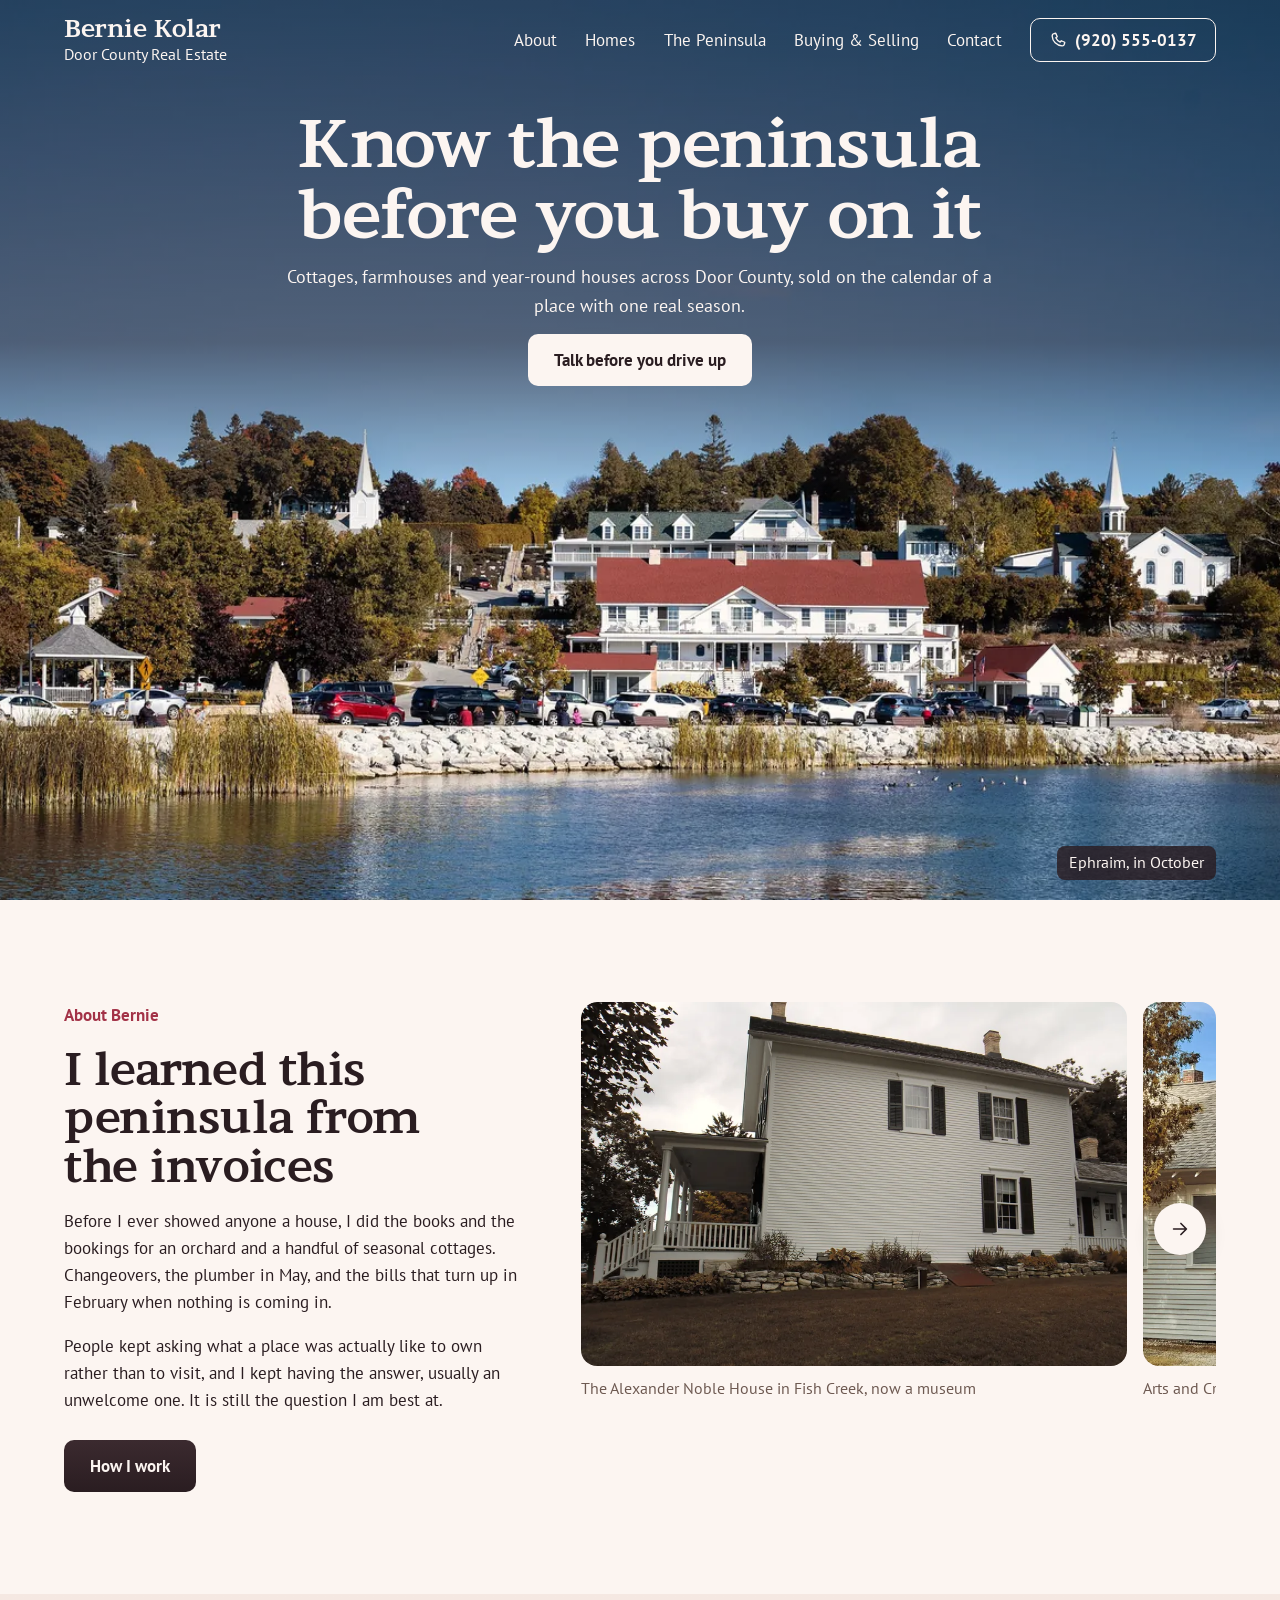
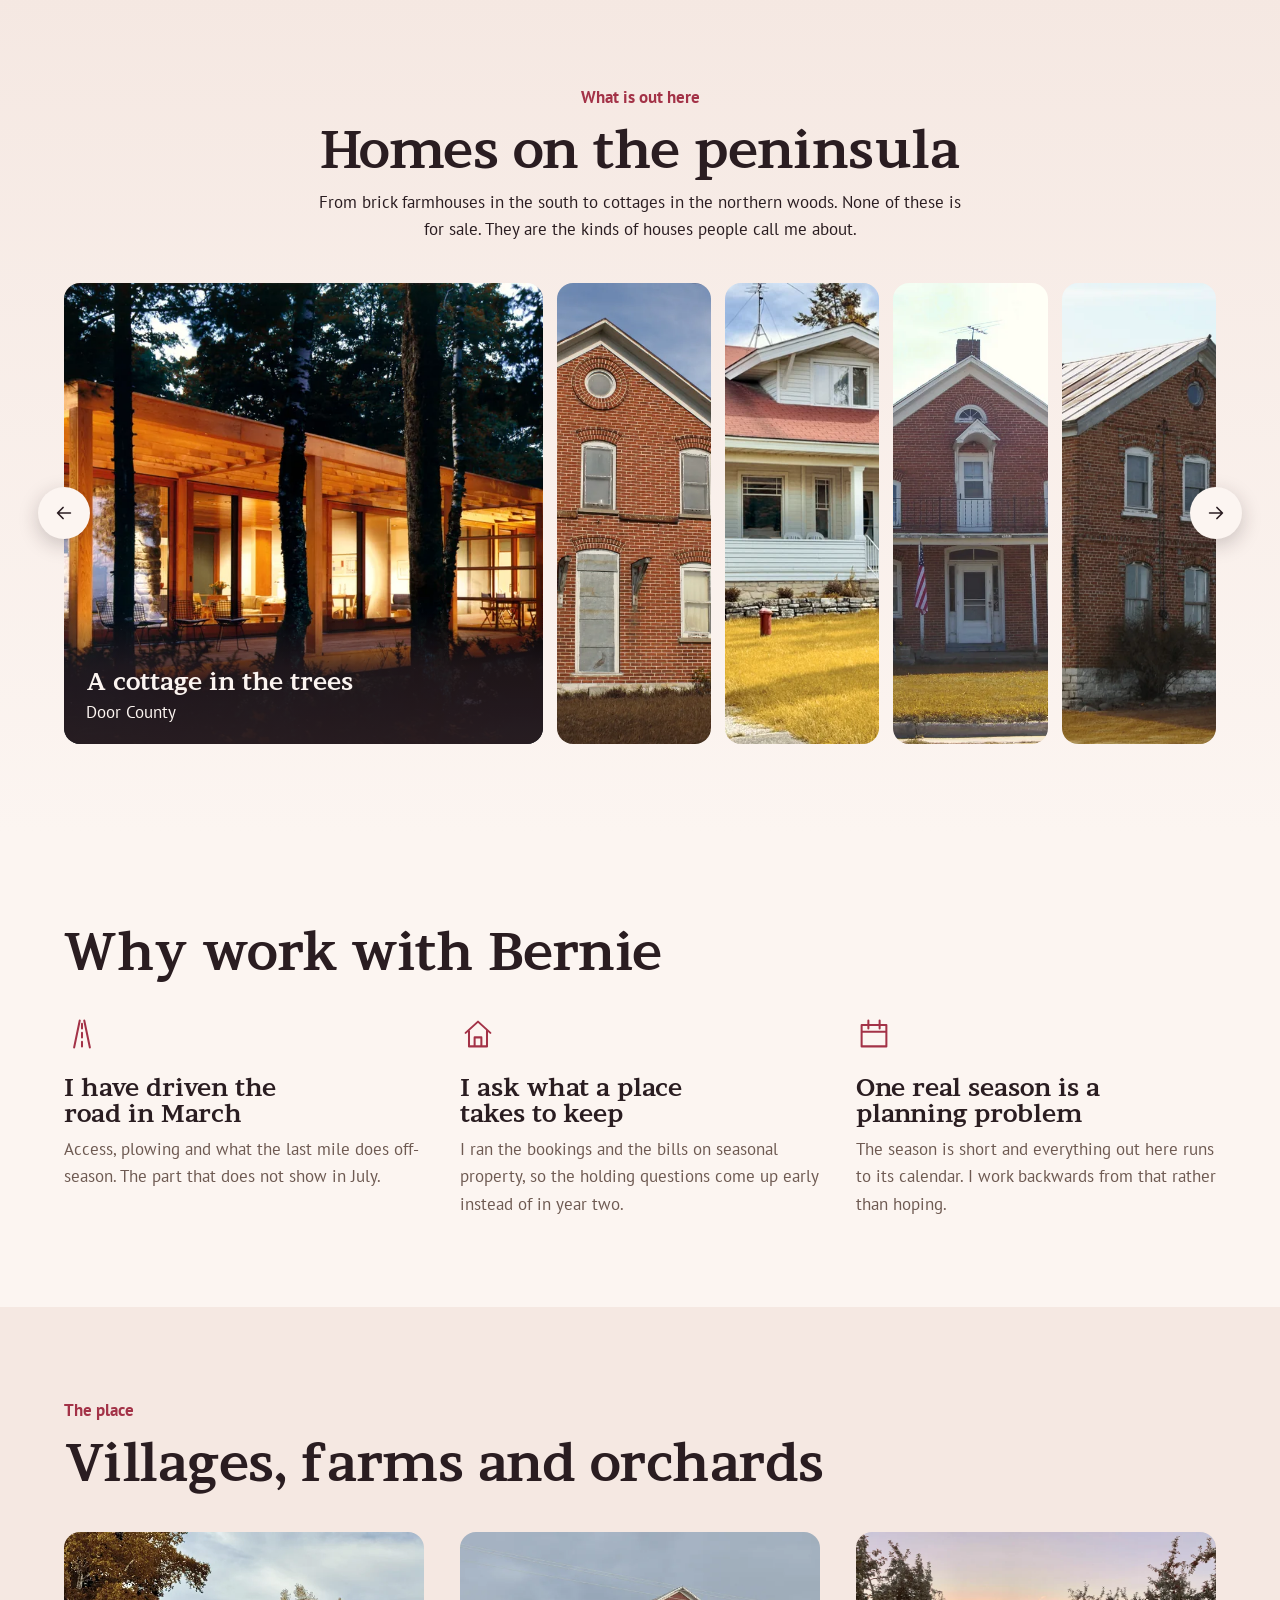
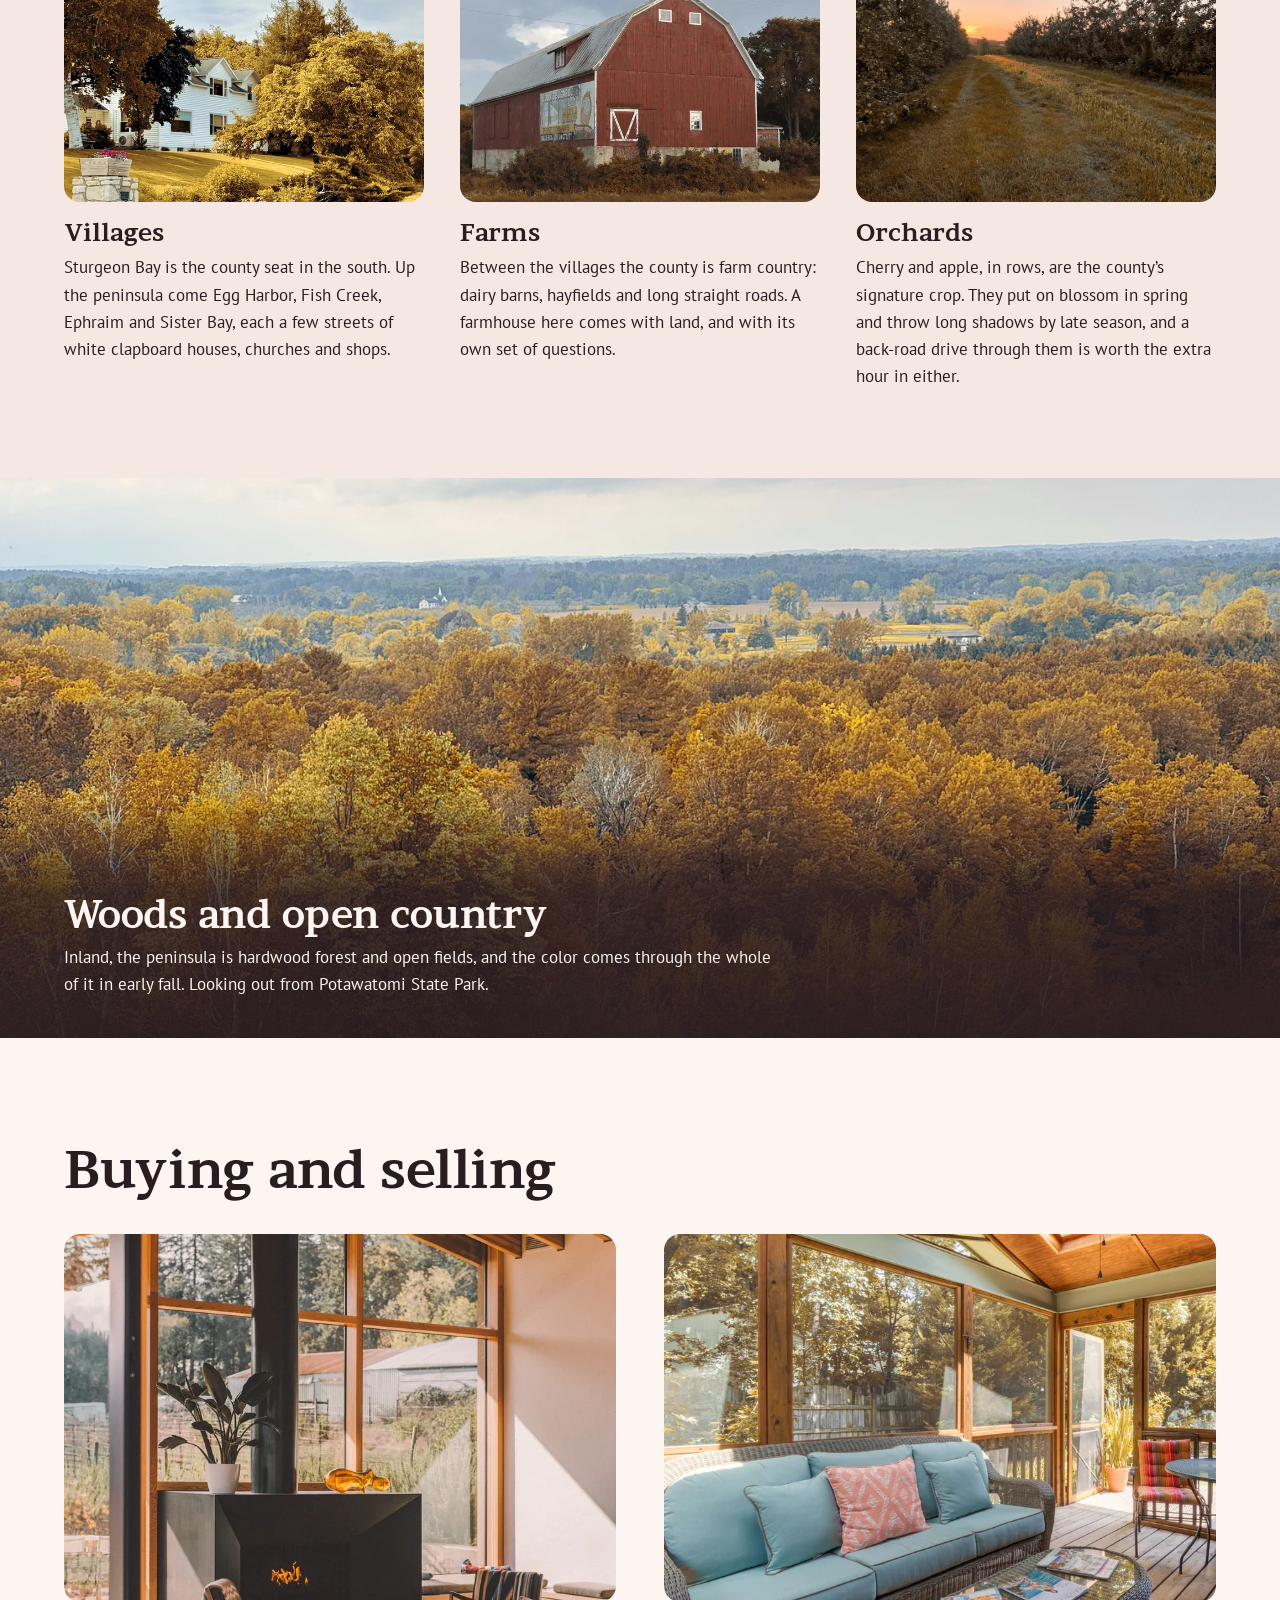
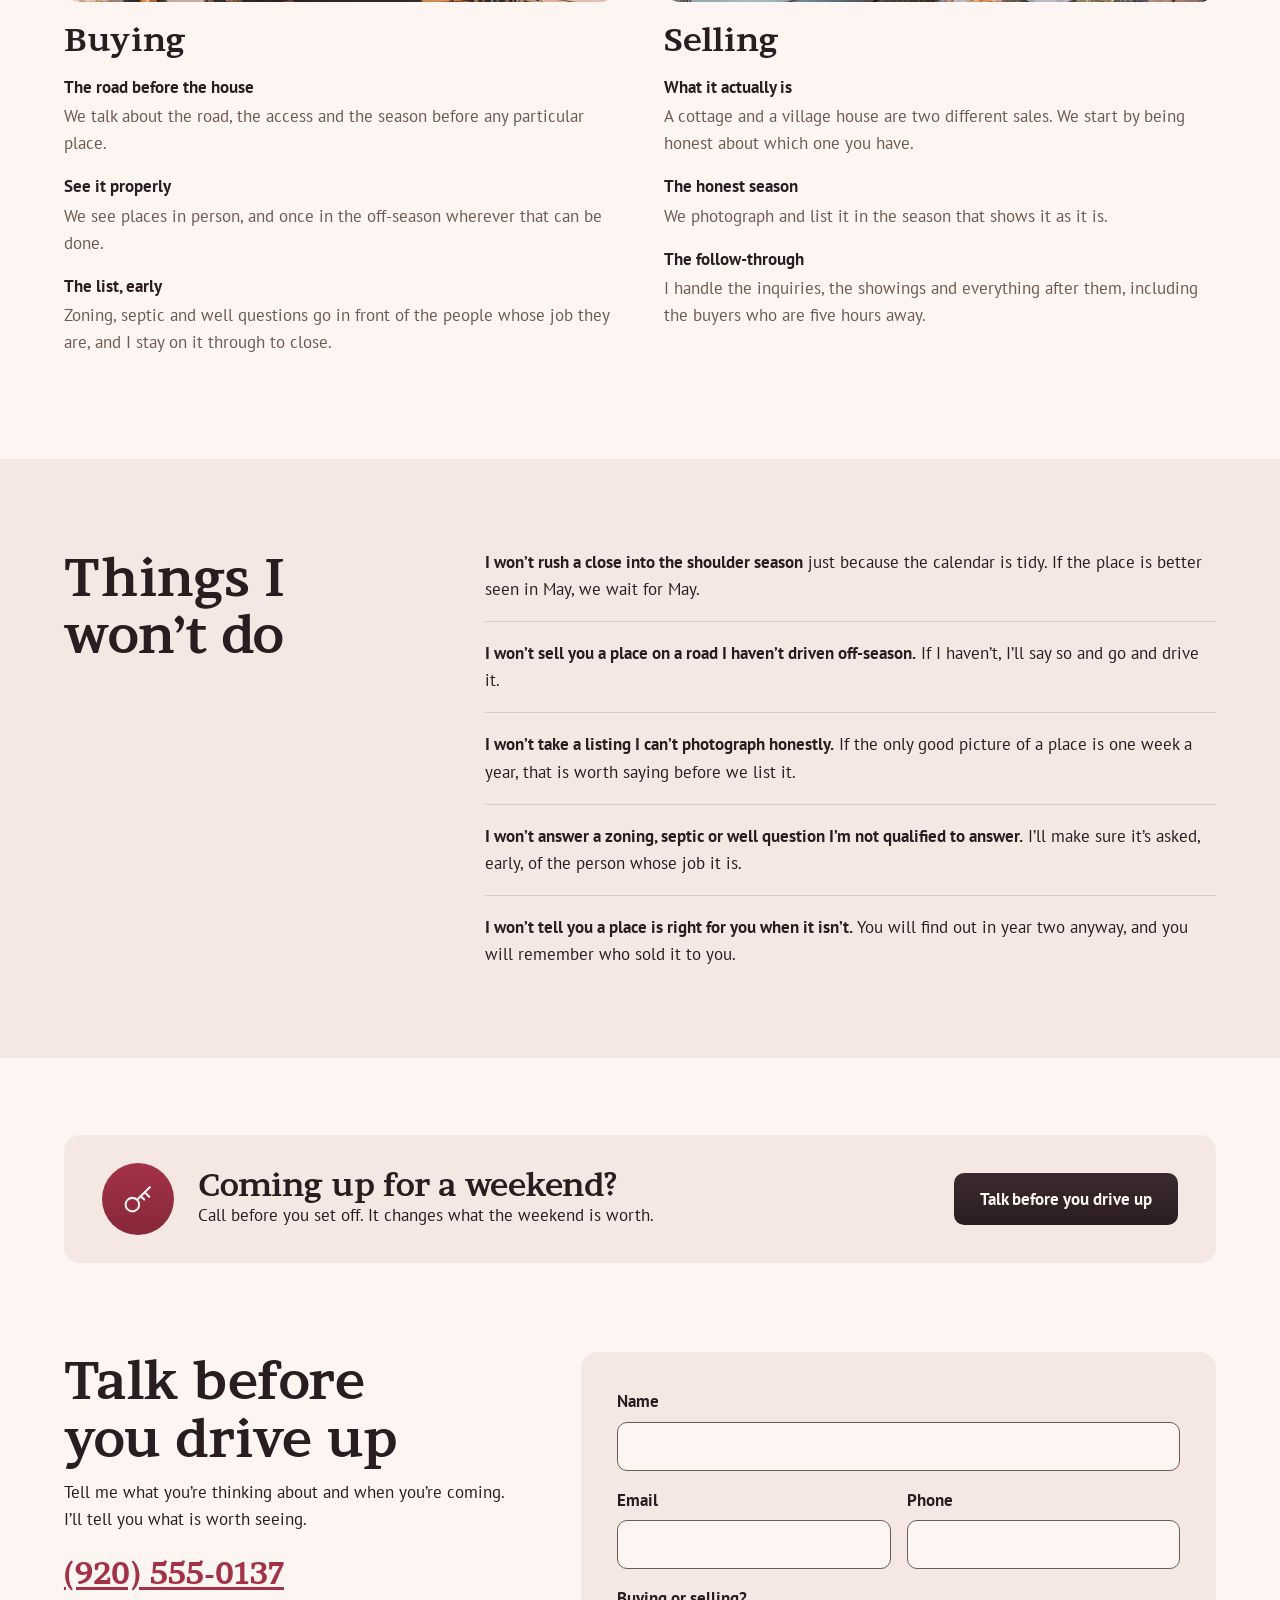
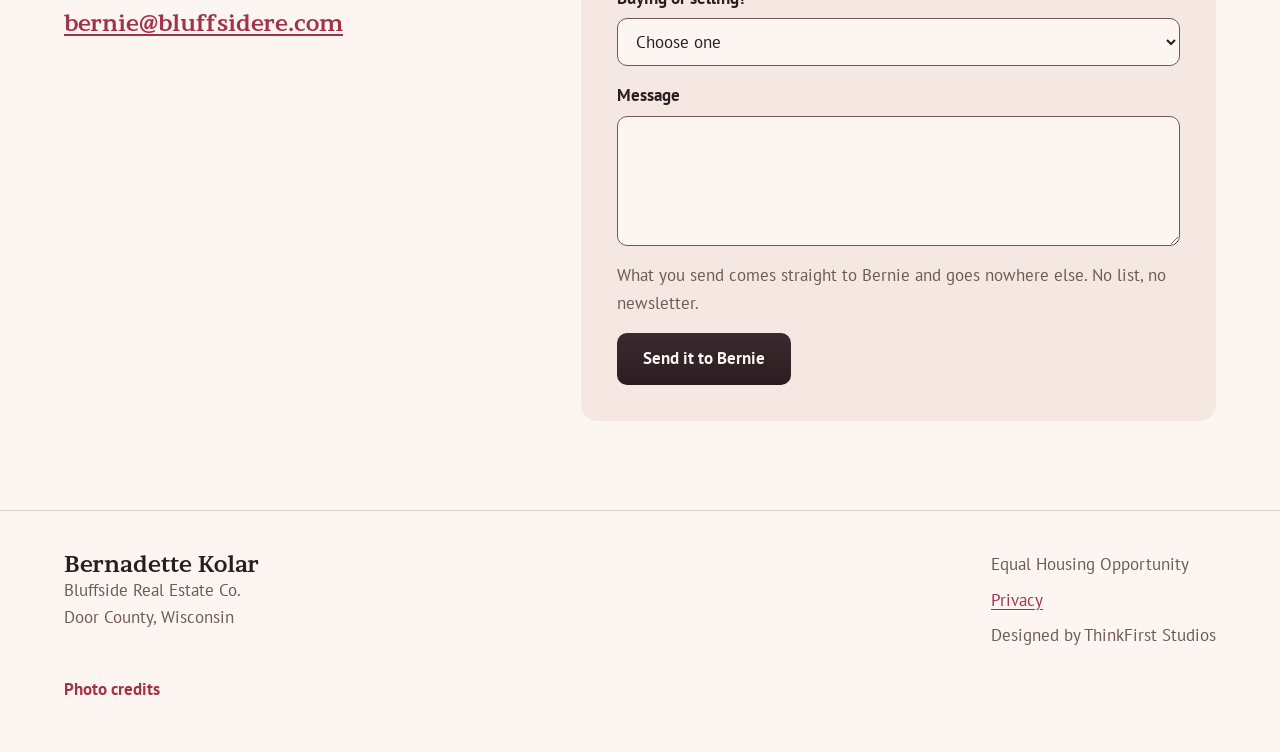
<file: index.html>
<!-- ThinkFirst Studios sample site. Bernadette Kolar, Bluffside Real Estate Co., the phone number and the email address are FICTIONAL and used for demonstration only. Not a real agent, brokerage or business. No licence number, statistic or testimonial on this page is real — none are claimed. Photography is stock or Creative Commons work credited in the footer. No house shown is for sale or connected to this sample. Not for deployment to a live domain. -->
<!DOCTYPE html>
<html lang="en-US">
<head>
  <meta charset="utf-8">
  <meta name="viewport" content="width=device-width, initial-scale=1">
  <title>Bernie Kolar · Door County Real Estate · The Door Peninsula, Wisconsin</title>
  <meta name="description" content="Bernie Kolar works cottages, farmhouses and year-round houses in Door County: Sturgeon Bay, Egg Harbor, Fish Creek, Ephraim and Sister Bay. Talk before you drive up.">
  <meta name="robots" content="noindex, nofollow">
  <link rel="canonical" href="https://bluffsidere.com/">
  <meta property="og:type" content="website">
  <meta property="og:title" content="Bernie Kolar · Door County Real Estate">
  <meta property="og:description" content="Cottages, farmhouses and year-round houses in Door County. Talk before you drive up.">
  <meta property="og:url" content="https://bluffsidere.com/">
  <meta property="og:image" content="https://bluffsidere.com/assets/og-card.jpg">
  <link rel="stylesheet" href="styles.css">
  <script>document.documentElement.classList.add('js')</script>
  <script type="application/ld+json">
  {
    "@context": "https://schema.org",
    "@type": "RealEstateAgent",
    "name": "Bernadette Kolar",
    "url": "https://bluffsidere.com/",
    "areaServed": { "@type": "AdministrativeArea", "name": "Door County, Wisconsin" }
  }
  </script>
</head>
<body>
  <a class="skip" href="#main">Skip to content</a>

  <header class="head" data-head>
    <div class="head__row">
      <a class="head__name" href="#top">Bernie Kolar<small>Door County Real Estate</small></a>
      <button class="head__toggle" type="button" data-nav-toggle aria-expanded="false" aria-controls="nav">Menu</button>
      <nav class="head__nav" id="nav" aria-label="Main">
        <a href="#about">About</a>
        <a href="#homes">Homes</a>
        <a href="#peninsula">The Peninsula</a>
        <a href="#buying-selling">Buying &amp; Selling</a>
        <a href="#contact">Contact</a>
        <a class="head__phone" href="tel:+19205550137">
          <svg viewBox="0 0 24 24" aria-hidden="true"><path d="M6.6 3.5 9 3l2 4.6-1.9 1.5a11 11 0 0 0 5.8 5.8l1.5-1.9L21 15l-.5 2.4a3 3 0 0 1-3.1 2.4C10 19.3 4.700 14 4.200 6.600a3 3 0 0 1 2.400-3.100Z"/></svg>
          (920) 555-0137
        </a>
      </nav>
    </div>
  </header>

  <main id="main">
    <section class="hero" id="top" aria-labelledby="hero-title">
      <picture class="hero__photo">
        <source media="(max-width: 699px)" type="image/webp"
                srcset="assets/photos/ephraim-hero-phone-800.webp 800w, assets/photos/ephraim-hero-phone-1200.webp 1200w" sizes="100vw">
        <img src="assets/photos/ephraim-hero-1800.webp"
             srcset="assets/photos/ephraim-hero-1200.webp 1200w, assets/photos/ephraim-hero-1800.webp 1800w, assets/photos/ephraim-hero-2600.webp 2600w"
             sizes="100vw" width="2600" height="1176" fetchpriority="high"
             alt="White houses and inns with red roofs on a wooded hillside in Ephraim, the trees turning in October under a clear sky.">
      </picture>
      <div class="hero__copy">
        <h1 id="hero-title">Know the peninsula <br>before you buy on it</h1>
        <p>Cottages, farmhouses and year-round houses across Door County, sold on the calendar of a place with one real season.</p>
        <a class="btn btn--light" href="#contact">Talk before you drive up</a>
      </div>
      <p class="hero__place">Ephraim, in October</p>
    </section>

    <section class="about wrap" id="about" aria-labelledby="about-title">
      <div class="about__text">
        <p class="kicker">About Bernie</p>
        <h2 id="about-title">I learned this peninsula from the invoices</h2>
        <p>Before I ever showed anyone a house, I did the books and the bookings for an orchard and a handful of seasonal cottages. Changeovers, the plumber in May, and the bills that turn up in February when nothing is coming in.</p>
        <p>People kept asking what a place was actually like to own rather than to visit, and I kept having the answer, usually an unwelcome one. It is still the question I am best at.</p>
        <a class="btn" href="#why">How I work</a>
      </div>
      <div class="slider" data-slider aria-label="Houses on the peninsula" role="group">
        <div class="slider__track" data-slider-track tabindex="0">
          <figure>
            <img src="assets/photos/noble-house-1400.webp" srcset="assets/photos/noble-house-900.webp 900w, assets/photos/noble-house-1400.webp 1400w"
                 sizes="(min-width: 960px) 46vw, 88vw" width="1400" height="933" loading="lazy"
                 alt="A tall white clapboard house with black shutters and a side porch, on a low limestone border.">
            <figcaption>The Alexander Noble House in Fish Creek, now a museum</figcaption>
          </figure>
          <figure>
            <img src="assets/photos/church-street-bungalows-1400.webp" srcset="assets/photos/church-street-bungalows-900.webp 900w, assets/photos/church-street-bungalows-1400.webp 1400w"
                 sizes="(min-width: 960px) 46vw, 88vw" width="1400" height="933" loading="lazy"
                 alt="A row of white Arts and Crafts bungalows with screened front porches and gabled roofs.">
            <figcaption>Arts and Crafts bungalows in Ephraim</figcaption>
          </figure>
          <figure>
            <img src="assets/photos/hillside-cottage-1400.webp" srcset="assets/photos/hillside-cottage-900.webp 900w, assets/photos/hillside-cottage-1400.webp 1400w"
                 sizes="(min-width: 960px) 46vw, 88vw" width="1400" height="933" loading="lazy"
                 alt="A white cottage with a coral roof, a deep front porch and a stone chimney.">
            <figcaption>An Arts and Crafts cottage in Ephraim, with a stone chimney</figcaption>
          </figure>
        </div>
        <button class="round slider__next" type="button" data-slider-next aria-label="Next photograph">
          <svg viewBox="0 0 24 24" aria-hidden="true"><path d="M5 12h14M13 6l6 6-6 6"/></svg>
        </button>
      </div>
    </section>

    <section class="homes" id="homes" aria-labelledby="homes-title">
      <div class="wrap homes__head">
        <p class="kicker">What is out here</p>
        <h2 id="homes-title">Homes on the peninsula</h2>
        <p>From brick farmhouses in the south to cottages in the northern woods. None of these is for sale. They are the kinds of houses people call me about.</p>
      </div>
      <div class="rail wrap" data-rail>
        <button class="round rail__arrow rail__arrow--prev" type="button" data-rail-prev aria-label="Previous home">
          <svg viewBox="0 0 24 24" aria-hidden="true"><path d="M19 12H5M11 6l-6 6 6 6"/></svg>
        </button>
        <ul class="rail__list" data-rail-list>
          <li class="rail__item is-open">
            <button type="button" aria-expanded="true">
              <img src="assets/photos/lake-cottage-1200.webp" srcset="assets/photos/lake-cottage-800.webp 800w, assets/photos/lake-cottage-1200.webp 1200w"
                   sizes="(min-width: 960px) 50vw, 80vw" width="1200" height="960" loading="lazy"
                   alt="A low timber-framed cottage with walls of glass, lit up at dusk among tall trees.">
              <span class="rail__cap"><strong>A cottage in the trees</strong><span>Door County</span></span>
            </button>
          </li>
          <li class="rail__item">
            <button type="button" aria-expanded="false">
              <img src="assets/photos/brick-farmhouse-640.webp" width="640" height="800" loading="lazy"
                   alt="A two-story red brick farmhouse with arched windows and a round window in the gable.">
              <span class="rail__cap"><strong>Red brick farmhouse</strong><span>Door County</span></span>
            </button>
          </li>
          <li class="rail__item">
            <button type="button" aria-expanded="false">
              <img src="assets/photos/hillside-cottage-900.webp" width="900" height="600" loading="lazy"
                   alt="A white cottage with a coral roof and a deep front porch on a golden lawn.">
              <span class="rail__cap"><strong>A village cottage</strong><span>Ephraim</span></span>
            </button>
          </li>
          <li class="rail__item">
            <button type="button" aria-expanded="false">
              <img src="assets/photos/gabled-brick-1000.webp" srcset="assets/photos/gabled-brick-640.webp 640w, assets/photos/gabled-brick-1000.webp 1000w"
                   sizes="(min-width: 960px) 50vw, 80vw" width="1000" height="1250" loading="lazy"
                   alt="A red brick house with a white gable and a full-width front porch.">
              <span class="rail__cap"><strong>Brick with a front porch</strong><span>Brussels, southern Door County</span></span>
            </button>
          </li>
          <li class="rail__item">
            <button type="button" aria-expanded="false">
              <img src="assets/photos/brick-house-640.webp" width="640" height="800" loading="lazy"
                   alt="A square red brick house with a metal roof, on a footing of pale limestone.">
              <span class="rail__cap"><strong>Brick on a limestone footing</strong><span>Door County</span></span>
            </button>
          </li>
        </ul>
        <button class="round rail__arrow rail__arrow--next" type="button" data-rail-next aria-label="Next home">
          <svg viewBox="0 0 24 24" aria-hidden="true"><path d="M5 12h14M13 6l6 6-6 6"/></svg>
        </button>
      </div>
    </section>

    <section class="why wrap" id="why" aria-labelledby="why-title">
      <h2 id="why-title">Why work with Bernie</h2>
      <div class="why__grid">
        <div>
          <svg viewBox="0 0 32 32" aria-hidden="true"><path d="M9 28 14 4M23 28 18 4M16 7v4M16 15v4M16 23v4"/></svg>
          <h3>I have driven the road in March</h3>
          <p>Access, plowing and what the last mile does off-season. The part that does not show in July.</p>
        </div>
        <div>
          <svg viewBox="0 0 32 32" aria-hidden="true"><path d="M5 15 16 5l11 10M8 13v14h16V13M13 27v-8h6v8"/></svg>
          <h3>I ask what a place takes to keep</h3>
          <p>I ran the bookings and the bills on seasonal property, so the holding questions come up early instead of in year two.</p>
        </div>
        <div>
          <svg viewBox="0 0 32 32" aria-hidden="true"><path d="M5 8h22v19H5zM5 14h22M11 4v7M21 4v7"/></svg>
          <h3>One real season is a planning problem</h3>
          <p>The season is short and everything out here runs to its calendar. I work backwards from that rather than hoping.</p>
        </div>
      </div>
    </section>

    <section class="peninsula" id="peninsula" aria-labelledby="peninsula-title">
      <div class="wrap">
        <div class="peninsula__head">
          <p class="kicker">The place</p>
          <h2 id="peninsula-title">Villages, farms and orchards</h2>
        </div>
        <div class="places">
          <article>
            <img src="assets/photos/village-moravia-1000.webp" srcset="assets/photos/village-moravia-640.webp 640w, assets/photos/village-moravia-1000.webp 1000w"
                 sizes="(min-width: 800px) 30vw, 90vw" width="1000" height="750" loading="lazy"
                 alt="A white clapboard house on a sloping lawn behind a fieldstone wall, framed by trees in gold leaf, in Ephraim.">
            <h3>Villages</h3>
            <p>Sturgeon Bay is the county seat in the south. Up the peninsula come Egg Harbor, Fish Creek, Ephraim and Sister Bay, each a few streets of white clapboard houses, churches and shops.</p>
          </article>
          <article>
            <img src="assets/photos/dairy-barn-1000.webp" srcset="assets/photos/dairy-barn-640.webp 640w, assets/photos/dairy-barn-1000.webp 1000w"
                 sizes="(min-width: 800px) 30vw, 90vw" width="1000" height="750" loading="lazy"
                 alt="A tall red gambrel-roofed dairy barn on a stone foundation beside a country highway near Egg Harbor.">
            <h3>Farms</h3>
            <p>Between the villages the county is farm country: dairy barns, hayfields and long straight roads. A farmhouse here comes with land, and with its own set of questions.</p>
          </article>
          <article>
            <img src="assets/photos/orchard-rows-1000.webp" srcset="assets/photos/orchard-rows-1000.webp 1000w, assets/photos/orchard-rows-1600.webp 1600w"
                 sizes="(min-width: 800px) 30vw, 90vw" width="1600" height="1067" loading="lazy"
                 alt="A grass lane between two orchard rows at the end of the day, the trees dark against a low warm sky.">
            <h3>Orchards</h3>
            <p>Cherry and apple, in rows, are the county’s signature crop. They put on blossom in spring and throw long shadows by late season, and a back-road drive through them is worth the extra hour in either.</p>
          </article>
        </div>
      </div>
      <figure class="country">
        <img src="assets/photos/woods-farmland-1600.webp"
             srcset="assets/photos/woods-farmland-1000.webp 1000w, assets/photos/woods-farmland-1600.webp 1600w, assets/photos/woods-farmland-2400.webp 2400w"
             sizes="100vw" width="2400" height="1000" loading="lazy"
             alt="Rolling woods in orange and gold running out to farmland on the horizon, seen from above in early fall.">
        <figcaption>
          <h3>Woods and open country</h3>
          <p>Inland, the peninsula is hardwood forest and open fields, and the color comes through the whole of it in early fall. Looking out from Potawatomi State Park.</p>
        </figcaption>
      </figure>
    </section>

    <section class="wrap bs" id="buying-selling" aria-labelledby="bs-title">
      <h2 id="bs-title">Buying and selling</h2>
      <div class="bs__grid">
        <article>
          <img src="assets/photos/cottage-fireplace-1200.webp" srcset="assets/photos/cottage-fireplace-800.webp 800w, assets/photos/cottage-fireplace-1200.webp 1200w"
               sizes="(min-width: 800px) 44vw, 90vw" width="1200" height="1368" loading="lazy"
               alt="A timber-roofed cottage room with a black stove, tall windows and low leather chairs.">
          <h3>Buying</h3>
          <dl>
            <dt>The road before the house</dt>
            <dd>We talk about the road, the access and the season before any particular place.</dd>
            <dt>See it properly</dt>
            <dd>We see places in person, and once in the off-season wherever that can be done.</dd>
            <dt>The list, early</dt>
            <dd>Zoning, septic and well questions go in front of the people whose job they are, and I stay on it through to close.</dd>
          </dl>
        </article>
        <article>
          <img src="assets/photos/screened-porch-1200.webp" srcset="assets/photos/screened-porch-800.webp 800w, assets/photos/screened-porch-1200.webp 1200w"
               sizes="(min-width: 800px) 44vw, 90vw" width="1200" height="960" loading="lazy"
               alt="A screened porch with a wicker sofa under a timber ceiling, autumn trees beyond the screens.">
          <h3>Selling</h3>
          <dl>
            <dt>What it actually is</dt>
            <dd>A cottage and a village house are two different sales. We start by being honest about which one you have.</dd>
            <dt>The honest season</dt>
            <dd>We photograph and list it in the season that shows it as it is.</dd>
            <dt>The follow-through</dt>
            <dd>I handle the inquiries, the showings and everything after them, including the buyers who are five hours away.</dd>
          </dl>
        </article>
      </div>
    </section>

    <section class="wont" aria-labelledby="wont-title">
      <div class="wrap wont__grid">
        <h2 id="wont-title">Things I won’t do</h2>
        <ul>
          <li><strong>I won’t rush a close into the shoulder season</strong> just because the calendar is tidy. If the place is better seen in May, we wait for May.</li>
          <li><strong>I won’t sell you a place on a road I haven’t driven off-season.</strong> If I haven’t, I’ll say so and go and drive it.</li>
          <li><strong>I won’t take a listing I can’t photograph honestly.</strong> If the only good picture of a place is one week a year, that is worth saying before we list it.</li>
          <li><strong>I won’t answer a zoning, septic or well question I’m not qualified to answer.</strong> I’ll make sure it’s asked, early, of the person whose job it is.</li>
          <li><strong>I won’t tell you a place is right for you when it isn’t.</strong> You will find out in year two anyway, and you will remember who sold it to you.</li>
        </ul>
      </div>
    </section>

    <div class="wrap">
      <aside class="band" aria-label="Plan your trip">
        <span class="band__icon">
          <svg viewBox="0 0 32 32" aria-hidden="true"><circle cx="11" cy="21" r="6"/><path d="m15.500 16.500 11-11M22 10l4 4M18.500 13.500l3 3"/></svg>
        </span>
        <div>
          <h2>Coming up for a weekend?</h2>
          <p>Call before you set off. It changes what the weekend is worth.</p>
        </div>
        <a class="btn" href="#contact">Talk before you drive up</a>
      </aside>
    </div>

    <section class="wrap contact" id="contact" aria-labelledby="contact-title">
      <div>
        <h2 id="contact-title">Talk before you drive up</h2>
        <p>Tell me what you’re thinking about and when you’re coming. I’ll tell you what is worth seeing.</p>
        <p class="contact__big"><a href="tel:+19205550137">(920) 555-0137</a></p>
        <p class="contact__big contact__big--mail"><a href="mailto:bernie@bluffsidere.com">bernie@bluffsidere.com</a></p>
      </div>
      <form class="form" action="thanks.html" method="get" novalidate data-form>
        <div class="field">
          <label for="f-name">Name</label>
          <input id="f-name" name="name" type="text" autocomplete="name" required aria-describedby="e-name">
          <p class="field__error" id="e-name" hidden></p>
        </div>
        <div class="form__two">
          <div class="field">
            <label for="f-email">Email</label>
            <input id="f-email" name="email" type="email" autocomplete="email" aria-describedby="e-email">
            <p class="field__error" id="e-email" hidden></p>
          </div>
          <div class="field">
            <label for="f-phone">Phone</label>
            <input id="f-phone" name="phone" type="tel" autocomplete="tel" aria-describedby="e-contact">
            <p class="field__error" id="e-contact" hidden></p>
          </div>
        </div>
        <div class="field">
          <label for="f-kind">Buying or selling?</label>
          <select id="f-kind" name="kind">
            <option value="">Choose one</option>
            <option>Buying</option>
            <option>Selling</option>
            <option>Both</option>
            <option>Just looking</option>
          </select>
        </div>
        <div class="field">
          <label for="f-message">Message</label>
          <textarea id="f-message" name="message" rows="4"></textarea>
        </div>
        <p class="form__note">What you send comes straight to Bernie and goes nowhere else. No list, no newsletter.</p>
        <button class="btn" type="submit">Send it to Bernie</button>
      </form>
    </section>
  </main>

  <footer class="foot">
    <div class="wrap foot__grid">
      <div>
        <p class="foot__name">Bernadette Kolar</p>
        <p>Bluffside Real Estate Co.</p>
        <p>Door County, Wisconsin</p>
      </div>
      <div>
        <p>Equal Housing Opportunity</p>
        <p><a href="privacy.html">Privacy</a></p>
        <p>Designed by ThinkFirst Studios</p>
      </div>
    </div>
    <div class="wrap">
      <details class="foot__credits">
        <summary>Photo credits</summary>
        <p>Photographs cropped and color-adjusted from the originals. Houses are shown as examples of the area only.</p>
        <ul>
          <li><a href="https://commons.wikimedia.org/wiki/File:Ephraim,_Door_County,_Wisconsin_-_52454707506.jpg">Ephraim, Door County, Wisconsin</a>, RB Photo, <a href="https://creativecommons.org/licenses/by/2.0/">CC BY 2.0</a></li>
          <li><a href="https://commons.wikimedia.org/wiki/File:Alexander_Noble_House_Side_August_2015.jpg">Alexander Noble House</a>, Royalbroil, <a href="https://creativecommons.org/licenses/by-sa/4.0/">CC BY-SA 4.0</a></li>
          <li><a href="https://commons.wikimedia.org/wiki/File:Church_Street,_Ephraim,_WI_-_54221495846.jpg">Church Street, Ephraim</a>, w_lemay, <a href="https://creativecommons.org/licenses/by-sa/2.0/">CC BY-SA 2.0</a></li>
          <li><a href="https://commons.wikimedia.org/wiki/File:Cherry_Street,_Ephraim,_WI_-_54221514731.jpg">Cherry Street, Ephraim</a>, w_lemay, <a href="https://creativecommons.org/licenses/by-sa/2.0/">CC BY-SA 2.0</a></li>
          <li><a href="https://commons.wikimedia.org/wiki/File:Architect%27s_Cottage_exterior.jpg">Architect’s Cottage</a>, Hedrich Blessing Photographers, <a href="https://creativecommons.org/licenses/by-sa/3.0/">CC BY-SA 3.0</a></li>
          <li><a href="https://commons.wikimedia.org/wiki/File:AugustDraizeFarmsteadHouse.jpg">August Draize Farmstead house</a>, Royalbroil, <a href="https://creativecommons.org/licenses/by-sa/3.0/">CC BY-SA 3.0</a></li>
          <li><a href="https://commons.wikimedia.org/wiki/File:J.B.BoucheHouseBrusselsWisconsin.jpg">J.B. Bouche House</a>, Royalbroil, <a href="https://creativecommons.org/licenses/by-sa/3.0/">CC BY-SA 3.0</a></li>
          <li><a href="https://commons.wikimedia.org/wiki/File:JoachineJFalqueHouse.jpg">Joachine J. Falque House</a>, Royalbroil, <a href="https://creativecommons.org/licenses/by-sa/3.0/">CC BY-SA 3.0</a></li>
          <li><a href="https://commons.wikimedia.org/wiki/File:Moravia_Street,_Ephraim,_WI.jpg">Moravia Street, Ephraim</a>, w_lemay, <a href="https://creativecommons.org/licenses/by-sa/2.0/">CC BY-SA 2.0</a></li>
          <li><a href="https://commons.wikimedia.org/wiki/File:Dairy_Barn_Door_County_Wisconsin.jpg">Dairy Barn, Door County</a>, Robert Haugland, <a href="https://creativecommons.org/licenses/by-sa/4.0/">CC BY-SA 4.0</a></li>
          <li><a href="https://www.pexels.com/photo/apple-orchard-at-sunset-in-pennsylvania-countryside-32211714/">Apple orchard at sunset</a>, Jonathan David, Pexels License</li>
          <li><a href="https://commons.wikimedia.org/wiki/File:Overlook_of_rolling_forest_in_early_fall_with_distant_farmland,_Potawatomi_State_Park,_Wisconsin.jpg">Overlook in early fall, Potawatomi State Park</a>, Z3lvs, CC0</li>
          <li><a href="https://www.pexels.com/photo/living-room-interior-with-furniture-in-modern-cottage-4906249/">Living room in a modern cottage</a>, Maria Orlova, Pexels License</li>
          <li><a href="https://www.pexels.com/photo/interior-of-a-room-with-sofa-and-chairs-in-a-wooden-house-5008400/">Screened porch</a>, Curtis Adams, Pexels License</li>
        </ul>
      </details>
    </div>
  </footer>

  <div class="callbar">
    <a href="tel:+19205550137">Call</a>
    <a href="mailto:bernie@bluffsidere.com">Email</a>
  </div>
  <script src="script.js"></script>
</body>
</html>
</file>
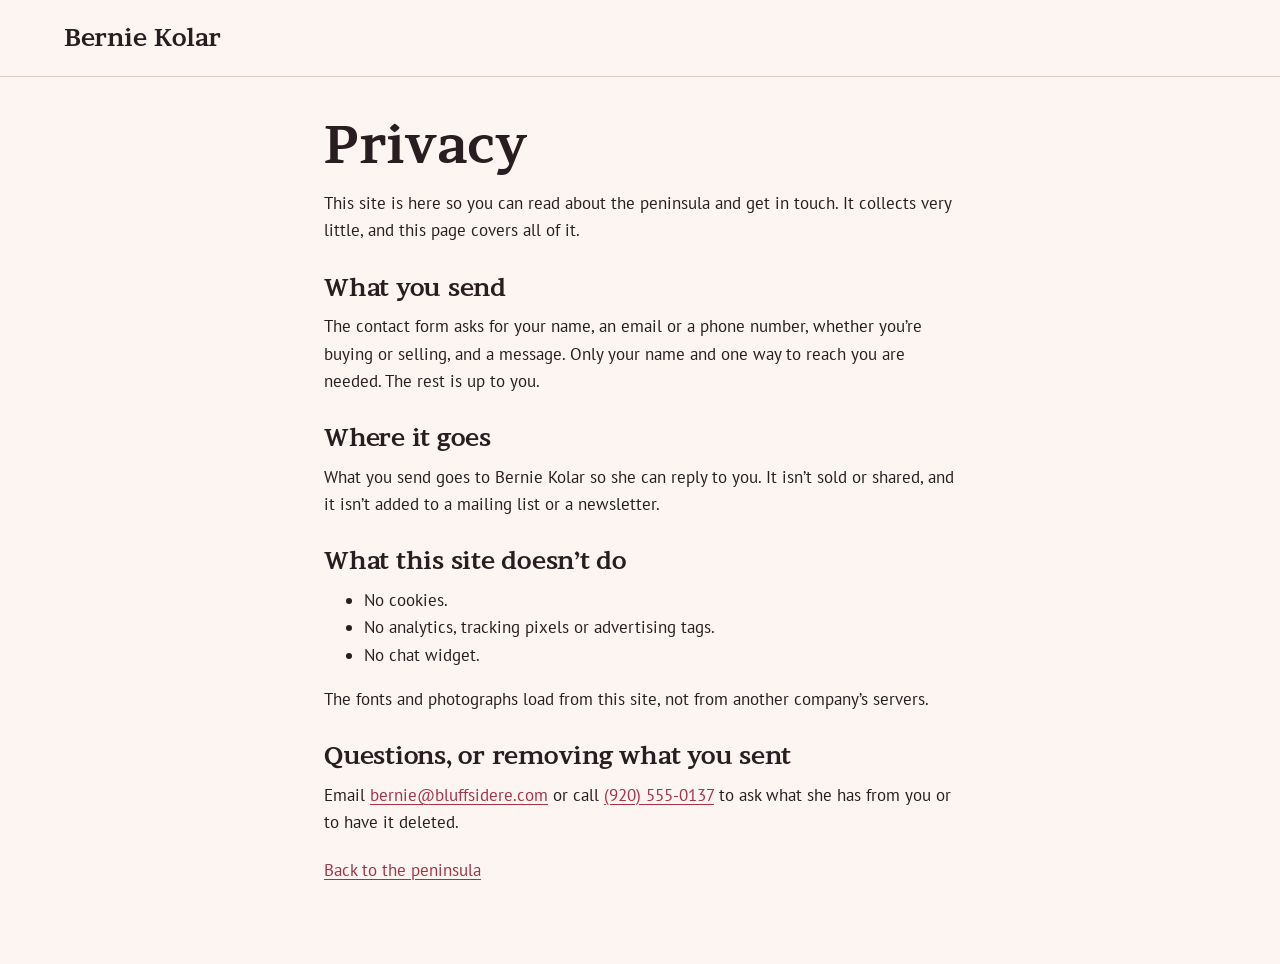
<file: privacy.html>
<!-- ThinkFirst Studios sample site. Bernadette Kolar, Bluffside Real Estate Co., the phone number and the email address are FICTIONAL and used for demonstration only. Not a real agent, brokerage or business. No licence number, statistic or testimonial on this page is real — none are claimed. Photography is royalty-free stock, regional, and not represented as being of any specific address. Not for deployment to a live domain. Some photographs are Creative Commons works of named public places, credited in the footer. -->
<!DOCTYPE html>
<html lang="en-US">
<head>
  <meta charset="utf-8">
  <meta name="viewport" content="width=device-width, initial-scale=1">
  <title>Privacy · Bernie Kolar</title>
  <meta name="description" content="What this site collects, where it goes and what it doesn't do.">
  <meta name="robots" content="noindex, nofollow">
  <link rel="canonical" href="https://bluffsidere.com/privacy.html">
  <meta property="og:type" content="website">
  <meta property="og:title" content="Privacy · Bernie Kolar">
  <meta property="og:description" content="What this site collects, where it goes and what it doesn't do.">
  <meta property="og:image" content="https://bluffsidere.com/assets/og-card.jpg">
  <link rel="stylesheet" href="styles.css">
</head>
<body>
  <a class="skip" href="#main">Skip to content</a>
  <header class="head head--page">
    <div class="head__row"><a class="head__name" href="index.html">Bernie Kolar</a></div>
  </header>
  <main id="main" class="page">
    <div class="wrap">
      <h1>Privacy</h1>
      <p>This site is here so you can read about the peninsula and get in touch. It collects very little, and this page covers all of it.</p>
      <h2>What you send</h2>
      <p>The contact form asks for your name, an email or a phone number, whether you’re buying or selling, and a message. Only your name and one way to reach you are needed. The rest is up to you.</p>
      <h2>Where it goes</h2>
      <p>What you send goes to Bernie Kolar so she can reply to you. It isn’t sold or shared, and it isn’t added to a mailing list or a newsletter.</p>
      <h2>What this site doesn’t do</h2>
      <ul>
        <li>No cookies.</li>
        <li>No analytics, tracking pixels or advertising tags.</li>
        <li>No chat widget.</li>
      </ul>
      <p>The fonts and photographs load from this site, not from another company’s servers.</p>
      <h2>Questions, or removing what you sent</h2>
      <p>Email <a href="mailto:bernie@bluffsidere.com">bernie@bluffsidere.com</a> or call <a href="tel:+19205550137">(920) 555-0137</a> to ask what she has from you or to have it deleted.</p>
      <p class="back"><a href="index.html">Back to the peninsula</a></p>
    </div>
  </main>
  <div class="callbar">
    <a href="tel:+19205550137">Call</a>
    <a href="mailto:bernie@bluffsidere.com">Email</a>
  </div>
</body>
</html>
</file>
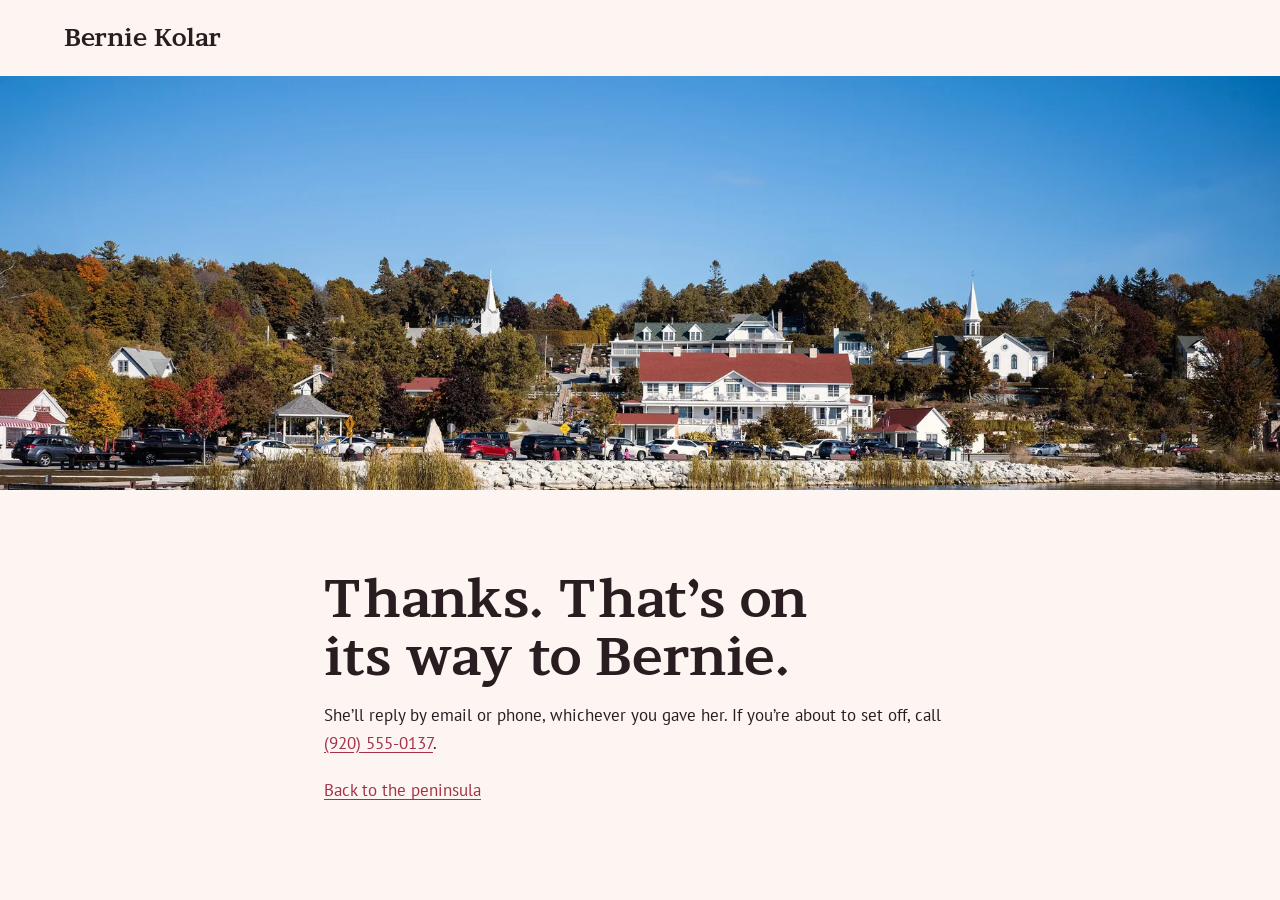
<file: thanks.html>
<!-- ThinkFirst Studios sample site. Bernadette Kolar, Bluffside Real Estate Co., the phone number and the email address are FICTIONAL and used for demonstration only. Not a real agent, brokerage or business. No licence number, statistic or testimonial on this page is real — none are claimed. Photography is royalty-free stock, regional, and not represented as being of any specific address. Not for deployment to a live domain. Some photographs are Creative Commons works of named public places, credited in the footer. -->
<!DOCTYPE html>
<html lang="en-US">
<head>
  <meta charset="utf-8">
  <meta name="viewport" content="width=device-width, initial-scale=1">
  <title>Thanks · Bernie Kolar</title>
  <meta name="description" content="Your message is on its way to Bernie Kolar.">
  <meta name="robots" content="noindex, nofollow">
  <link rel="canonical" href="https://bluffsidere.com/thanks.html">
  <meta property="og:type" content="website">
  <meta property="og:title" content="Thanks · Bernie Kolar">
  <meta property="og:description" content="Your message is on its way to Bernie Kolar.">
  <meta property="og:image" content="https://bluffsidere.com/assets/og-card.jpg">
  <link rel="stylesheet" href="styles.css">
</head>
<body>
  <a class="skip" href="#main">Skip to content</a>
  <header class="head head--page">
    <div class="head__row"><a class="head__name" href="index.html">Bernie Kolar</a></div>
  </header>
  <main id="main" class="page">
    <figure class="page__photo">
      <img src="assets/photos/ephraim-hero-1800.webp" srcset="assets/photos/ephraim-hero-1200.webp 1200w, assets/photos/ephraim-hero-1800.webp 1800w" sizes="100vw" width="1800" height="814" alt="White houses and inns on a wooded hillside above Eagle Harbor at Ephraim.">
    </figure>
    <div class="wrap">
      <h1>Thanks. That’s on its way to Bernie.</h1>
      <p>She’ll reply by email or phone, whichever you gave her. If you’re about to set off, call <a href="tel:+19205550137">(920) 555-0137</a>.</p>
      <p class="back"><a href="index.html">Back to the peninsula</a></p>
    </div>
  </main>
  <div class="callbar">
    <a href="tel:+19205550137">Call</a>
    <a href="mailto:bernie@bluffsidere.com">Email</a>
  </div>
</body>
</html>
</file>
<file: styles.css>
/* Orchard Light */
@font-face { font-family: "Brawler"; src: url("assets/fonts/brawler-400-normal.woff2") format("woff2"); font-weight: 400; font-display: swap; }
@font-face { font-family: "Brawler"; src: url("assets/fonts/brawler-700-normal.woff2") format("woff2"); font-weight: 700; font-display: swap; }
@font-face { font-family: "PT Sans"; src: url("assets/fonts/pt-sans-400-normal.woff2") format("woff2"); font-weight: 400; font-display: swap; }
@font-face { font-family: "PT Sans"; src: url("assets/fonts/pt-sans-400-italic.woff2") format("woff2"); font-weight: 400; font-style: italic; font-display: swap; }
@font-face { font-family: "PT Sans"; src: url("assets/fonts/pt-sans-700-normal.woff2") format("woff2"); font-weight: 700; font-display: swap; }

:root {
  --blossom: #F5E8E2;
  --shell: #FCF5F1;
  --harbour: #2A1D21;
  --driftwood: #6E5A52;
  --rule: #DCC9C0;
  --cherry: #A33247;
  --cherry-deep: #862839;
  --gutter: clamp(20px, 5vw, 72px);
  --r: 16px;
  --display: "Brawler", Georgia, serif;
  --body: "PT Sans", "Trebuchet MS", sans-serif;
}

*, *::before, *::after { box-sizing: border-box; }
html { scroll-behavior: smooth; scroll-padding-top: 88px; -webkit-text-size-adjust: 100%; }
body { margin: 0; background: var(--shell); color: var(--harbour); font: 400 1.0625rem/1.6 var(--body); }
img { display: block; max-width: 100%; height: auto; }
svg { fill: none; stroke: currentColor; stroke-width: 1.8; stroke-linecap: round; stroke-linejoin: round; }
h1, h2, h3 { margin: 0; font-family: var(--display); font-weight: 700; line-height: 1.12; text-wrap: balance; }
h2 { font-size: clamp(2rem, 4vw, 3.25rem); letter-spacing: -.01em; }
h3 { font-size: 1.5rem; }
p { margin: 0; }
a { color: var(--cherry); text-underline-offset: 3px; }
:focus-visible { outline: 3px solid var(--cherry); outline-offset: 3px; }
.wrap { width: 100%; max-width: 1360px; margin-inline: auto; padding-inline: var(--gutter); }
.skip { position: absolute; left: 12px; top: -80px; z-index: 60; padding: 12px 18px; border-radius: 10px; background: var(--harbour); color: var(--shell); }
.skip:focus { top: 12px; }
.kicker { color: var(--cherry); font-weight: 700; }

.btn { display: inline-flex; align-items: center; justify-content: center; min-height: 52px; padding: 12px 26px; border: 0; border-radius: 10px; background: linear-gradient(180deg, #3B2A2F, var(--harbour)); color: var(--shell); font: 700 1.0625rem/1.2 var(--body); text-decoration: none; cursor: pointer; transition: background-color .2s, transform .2s; }
.btn:hover { transform: translateY(-2px); }
.btn--light { background: var(--shell); color: var(--harbour); }
.round { display: grid; place-items: center; width: 52px; height: 52px; padding: 0; border: 0; border-radius: 50%; background: var(--shell); color: var(--harbour); box-shadow: 0 6px 20px rgba(42, 29, 33, .22); cursor: pointer; }
.round svg { width: 22px; height: 22px; }

/* Header */
.head { position: absolute; inset: 0 0 auto; z-index: 40; color: var(--shell); transition: background-color .25s, box-shadow .25s; }
.head.is-condensed { position: fixed; background: var(--shell); color: var(--harbour); box-shadow: 0 1px 0 var(--rule); }
.head__row { display: flex; align-items: center; justify-content: space-between; gap: 24px; max-width: 1480px; margin-inline: auto; padding: 16px var(--gutter); }
.head__name { display: flex; flex-direction: column; justify-content: center; min-height: 44px; color: inherit; font: 700 1.5rem/1.1 var(--display); text-decoration: none; }
.head__name small { display: block; margin-top: 3px; font: 400 1rem/1.2 var(--body); }
.head__nav { display: flex; align-items: center; gap: clamp(16px, 2.2vw, 34px); }
.head__nav a { display: flex; align-items: center; min-height: 44px; color: inherit; text-decoration: none; }
.head__nav a:not(.head__phone):hover { text-decoration: underline; text-underline-offset: 6px; }
.head__phone { gap: 8px; padding: 0 18px; border: 1.5px solid currentColor; border-radius: 10px; font-weight: 700; white-space: nowrap; }
.head__phone svg { width: 18px; height: 18px; }
.head__toggle { display: none; min-height: 44px; min-width: 44px; padding: 0 14px; border: 1.5px solid currentColor; border-radius: 10px; background: none; color: inherit; font: 700 1rem var(--body); cursor: pointer; }

/* Hero */
.hero { position: relative; display: flex; flex-direction: column; align-items: center; min-height: min(100svh, 980px); overflow: hidden; background: var(--harbour); color: var(--shell); text-align: center; }
.hero__photo { position: absolute; inset: 0; }
.hero__photo img { width: 100%; height: 100%; object-fit: cover; object-position: 56% 0; }
.hero::after { content: ""; position: absolute; inset: 0; background: linear-gradient(180deg, rgba(42, 29, 33, .64), rgba(42, 29, 33, .56) 38%, rgba(42, 29, 33, 0) 56%); }
.hero__copy { position: relative; z-index: 1; display: grid; justify-items: center; gap: 14px; max-width: 1120px; padding: clamp(88px, 12vh, 124px) var(--gutter) 0; }
.hero h1 { font-size: clamp(2.25rem, min(5.2vw, 8.6vh), 5rem); line-height: 1.06; letter-spacing: -.015em; }
.hero__copy p { max-width: 40em; font-size: clamp(1.0625rem, 1.4vw, 1.1875rem); }
.hero__place { position: absolute; z-index: 1; right: var(--gutter); bottom: 20px; padding: 4px 12px; border-radius: 8px; background: rgba(42, 29, 33, .82); font-size: 1rem; }
.js .hero__copy > * { animation: settle .9s cubic-bezier(.2, .7, .2, 1) both; }
.js .hero__copy > :nth-child(2) { animation-delay: .12s; }
.js .hero__copy > :nth-child(3) { animation-delay: .24s; }
@keyframes settle { from { opacity: 0; transform: translateY(18px); } }

/* About */
.about { display: grid; gap: 40px; padding-block: clamp(64px, 8vw, 112px); }
.about__text { display: grid; gap: 16px; justify-items: start; align-content: center; }
.about__text h2 { max-width: 13em; font-size: clamp(2rem, 3.4vw, 3rem); }
.about__text p:not(.kicker) { max-width: 34em; }
.about__text .btn { margin-top: 10px; }
.slider { position: relative; min-width: 0; }
.slider__track { display: flex; gap: 16px; overflow-x: auto; scroll-snap-type: x mandatory; scrollbar-width: none; border-radius: var(--r); }
.slider__track::-webkit-scrollbar { display: none; }
.slider figure { flex: 0 0 86%; margin: 0; scroll-snap-align: start; }
.slider img { width: 100%; aspect-ratio: 3 / 2; object-fit: cover; border-radius: var(--r); }
.slider figcaption { margin-top: 10px; color: var(--driftwood); font-size: 1rem; }
.slider__next { position: absolute; top: calc(50% - 44px); right: 10px; }

/* Homes */
.homes { padding-block: clamp(56px, 7vw, 96px); background: linear-gradient(180deg, var(--blossom), var(--shell)); }
.homes__head { display: grid; gap: 10px; justify-items: center; text-align: center; margin-bottom: 40px; }
.homes__head p:last-child { max-width: 38em; }
.rail { position: relative; }
.rail__list { display: flex; gap: 14px; margin: 0; padding: 0; list-style: none; }
.rail__item { flex: 1 1 0; min-width: 0; transition: flex-grow .55s cubic-bezier(.2, .7, .2, 1); }
.rail__item.is-open { flex-grow: 3.1; }
.rail__item button { position: relative; display: block; width: 100%; height: clamp(360px, 36vw, 500px); padding: 0; overflow: hidden; border: 0; border-radius: var(--r); background: var(--harbour); color: var(--shell); font: inherit; text-align: left; cursor: pointer; }
.rail__item img { width: 100%; height: 100%; object-fit: cover; }
.rail__cap { position: absolute; inset: auto 0 0; display: grid; gap: 2px; padding: 56px 22px 18px; background: linear-gradient(0deg, rgba(42, 29, 33, .92), rgba(42, 29, 33, .7) 58%, rgba(42, 29, 33, 0)); opacity: 0; transition: opacity .3s; }
.rail__cap strong { font: 700 1.5rem/1.2 var(--display); }
.is-open .rail__cap { opacity: 1; transition-delay: .2s; }
.rail__arrow { position: absolute; z-index: 2; top: calc(50% - 26px); }
.rail__arrow--prev { left: calc(var(--gutter) - 26px); }
.rail__arrow--next { right: calc(var(--gutter) - 26px); }

/* Why */
.why { padding-block: clamp(56px, 7vw, 96px); }
.why__grid { display: grid; gap: 36px; margin-top: 36px; }
.why__grid svg { width: 36px; height: 36px; color: var(--cherry); margin-bottom: 14px; }
.why__grid p { margin-top: 8px; color: var(--driftwood); max-width: 30em; }

/* Peninsula */
.peninsula { padding-top: clamp(56px, 7vw, 96px); background: var(--blossom); }
.peninsula__head { display: grid; gap: 10px; max-width: 760px; }
.places { display: grid; gap: 36px; margin-block: 40px clamp(56px, 7vw, 88px); }
.places img { width: 100%; aspect-ratio: 4 / 3; object-fit: cover; border-radius: var(--r); margin-bottom: 18px; }
.places p { margin-top: 8px; }
.country { position: relative; margin: 0; color: var(--shell); }
.country img { width: 100%; min-height: 560px; max-height: 720px; object-fit: cover; }
.country figcaption { position: absolute; inset: auto 0 0; padding: 96px var(--gutter) 40px; background: linear-gradient(0deg, rgba(42, 29, 33, .94), rgba(42, 29, 33, .8) 60%, rgba(42, 29, 33, 0)); }
.country h3 { font-size: clamp(1.75rem, 3vw, 2.5rem); }
.country p { max-width: 42em; margin-top: 8px; }

/* Buying and selling */
.bs { padding-block: clamp(64px, 8vw, 112px); }
.bs__grid { display: grid; gap: 48px; margin-top: 36px; }
.bs img { width: 100%; aspect-ratio: 3 / 2; object-fit: cover; border-radius: var(--r); margin-bottom: 20px; }
.bs h3 { font-size: 2rem; }
.bs dl { margin: 12px 0 0; }
.bs dt { margin-top: 16px; font-weight: 700; }
.bs dd { margin: 2px 0 0; color: var(--driftwood); }

/* Things I won't do */
.wont { padding-block: clamp(56px, 7vw, 96px); background: var(--blossom); }
.wont__grid { display: grid; gap: 28px; }
.wont ul { display: grid; gap: 18px; margin: 0; padding: 0; list-style: none; }
.wont li { padding-bottom: 18px; border-bottom: 1px solid var(--rule); }
.wont li:last-child { border-bottom: 0; padding-bottom: 0; }

/* Band */
.band { display: grid; gap: 18px; justify-items: start; margin-block: clamp(48px, 6vw, 80px) 0; padding: 28px clamp(22px, 3vw, 40px); border-radius: var(--r); background: var(--blossom); }
.band__icon { display: grid; place-items: center; width: 72px; height: 72px; border-radius: 50%; background: linear-gradient(180deg, var(--cherry), var(--cherry-deep)); color: var(--shell); }
.band__icon svg { width: 36px; height: 36px; }
.band h2 { font-size: clamp(1.625rem, 2.4vw, 2rem); }

/* Contact */
.contact { display: grid; gap: 40px; padding-block: clamp(56px, 7vw, 96px); }
.contact > div > p { margin-top: 12px; max-width: 30em; }
.contact .contact__big { margin-top: 18px; font: 700 clamp(1.5rem, 2.6vw, 2rem)/1.2 var(--display); }
.contact .contact__big--mail { margin-top: 6px; font-size: clamp(1.125rem, 1.8vw, 1.375rem); overflow-wrap: anywhere; }
.contact__big a { display: inline-flex; align-items: center; min-height: 44px; }
.form { display: grid; gap: 16px; padding: clamp(20px, 3vw, 36px); border-radius: var(--r); background: var(--blossom); }
.form__two { display: grid; gap: 16px; }
.field { display: grid; gap: 6px; min-width: 0; }
.field label { font-weight: 700; }
.field input, .field select, .field textarea { width: 100%; min-height: 48px; padding: 10px 14px; border: 1.5px solid var(--driftwood); border-radius: 10px; background: var(--shell); color: var(--harbour); font: inherit; }
.field__error { color: var(--cherry-deep); font-weight: 700; }
.form__note { color: var(--driftwood); }
.form .btn { justify-self: start; }

/* Footer */
.foot { padding-block: 40px 96px; border-top: 1px solid var(--rule); color: var(--driftwood); }
.foot__grid { display: flex; flex-wrap: wrap; justify-content: space-between; gap: 20px 48px; }
.foot__name { color: var(--harbour); font: 700 1.375rem var(--display); }
.foot__grid a { display: inline-flex; align-items: center; min-height: 44px; }
.foot__credits { margin-top: 18px; }
.foot__credits summary { display: flex; align-items: center; min-height: 44px; color: var(--cherry); font-weight: 700; cursor: pointer; }
.foot__credits ul { margin: 10px 0 0; padding: 0; list-style: none; }
.foot__credits a { display: inline-flex; align-items: center; min-height: 44px; }

/* Plain pages */
.head--page { position: static; background: var(--shell); color: var(--harbour); box-shadow: 0 1px 0 var(--rule); }
.page { padding-bottom: 72px; }
.page__photo { margin: 0 0 40px; }
.page__photo img { width: 100%; max-height: 46vh; object-fit: cover; }
.page .wrap { max-width: 760px; padding-top: 40px; }
.page h1 { font-size: clamp(2.25rem, 5vw, 3.25rem); margin-bottom: 16px; }
.page h2 { margin-top: 30px; font-size: 1.5rem; }
.page p, .page ul { margin-top: 12px; }
.back a { display: inline-flex; align-items: center; min-height: 44px; }

.callbar { position: fixed; inset: auto 0 0; z-index: 45; display: grid; grid-template-columns: 1fr 1fr; background: var(--harbour); }
.callbar a { display: grid; place-items: center; min-height: 56px; color: var(--shell); font-weight: 700; text-decoration: none; }
.callbar a + a { background: var(--cherry); }

@media (max-width: 959px) {
  .head__toggle { display: inline-block; }
  .head__nav { position: absolute; inset: 100% 0 auto; display: none; flex-direction: column; align-items: stretch; gap: 0; padding: 8px var(--gutter) 18px; background: var(--shell); color: var(--harbour); box-shadow: 0 12px 24px rgba(42, 29, 33, .2); }
  .head__nav.is-open { display: flex; }
  .head__phone { justify-content: center; margin-top: 8px; }
  .rail__list { overflow-x: auto; scroll-snap-type: x mandatory; margin-inline: calc(var(--gutter) * -1); padding-inline: var(--gutter); scrollbar-width: none; }
  .rail__list::-webkit-scrollbar { display: none; }
  .rail__item, .rail__item.is-open { flex: 0 0 78%; scroll-snap-align: center; }
  .rail__item button { height: 400px; }
  .rail__cap { opacity: 1; }
  .rail__arrow { display: none; }
}
@media (max-width: 699px) {
  .hero { min-height: 100svh; }
  .hero h1 { font-size: 8.5vw; }
  .hero__photo img { object-position: 50% 0; }
  .hero__place { right: 12px; bottom: 68px; }
}
@media (min-width: 720px) {
  .form__two { grid-template-columns: 1fr 1fr; }
  .why__grid { grid-template-columns: repeat(3, 1fr); }
  .places { grid-template-columns: repeat(3, 1fr); }
  .bs__grid { grid-template-columns: 1fr 1fr; }
  .band { grid-template-columns: auto 1fr auto; align-items: center; gap: 24px; }
}
@media (min-width: 960px) {
  .about { grid-template-columns: 5fr 7fr; gap: 64px; }
  .wont__grid { grid-template-columns: 4fr 8fr; gap: 56px; }
  .contact { grid-template-columns: 5fr 7fr; gap: 64px; }
  .callbar { display: none; }
  .foot { padding-bottom: 40px; }
}
@media (prefers-reduced-motion: reduce) {
  html { scroll-behavior: auto; }
  *, *::before, *::after { animation: none !important; transition: none !important; }
}
</file>
